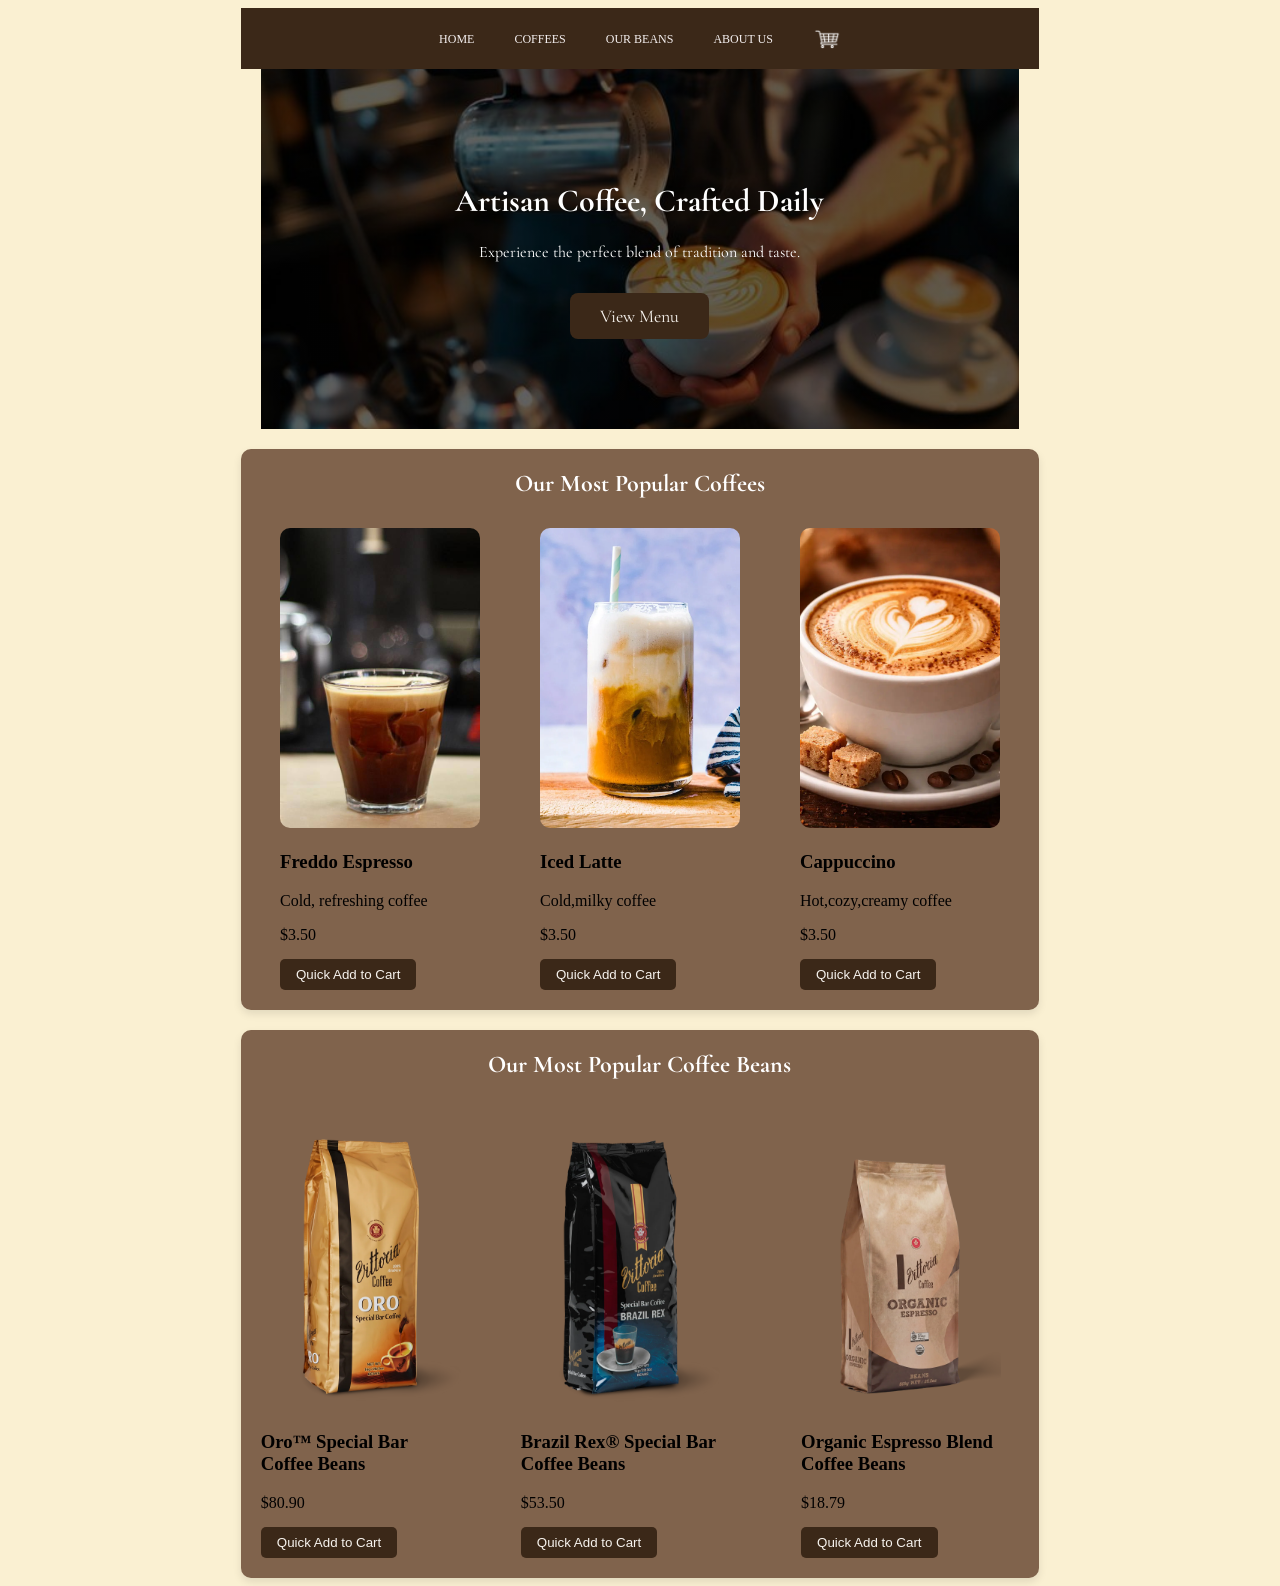
<file: src/main/resources/static/index.html>
<!DOCTYPE html>
<link rel="preconnect" href="https://fonts.googleapis.com">
<link rel="preconnect" href="https://fonts.gstatic.com" crossorigin>
<link href="https://fonts.googleapis.com/css2?family=Cormorant+Garamond:wght@500;600;700&display=swap" rel="stylesheet">


<body>
    
    <head>
        <meta charset="UTF-8">
        <meta name="viewport" content="width=device-width, initial-scale=1.0">
        <title>Bean and Brew</title>
        <link rel="stylesheet" href="Bean and Brew.css">
    </head>
    <!--MENU-->
    <nav id="nav1">
        <li><a href="/index.html">HOME</a></li>
        <li><a href="coffees.html">COFFEES</a></li>
        <li><a href="ourbeans.html">OUR BEANS</a></li>
        <li><a href="info.html">ABOUT US</a></li>
        
        <li>
            <a href="cart.html" class="cart-link">
                <img src="images/cart.jpg" alt="Cart" class="cart-icon">
            </a>
        </li>
    
    </nav>
    
    <header class="hero-section">
        <div class="hero-text">
            <h1>Artisan Coffee, Crafted Daily</h1>
            <p>Experience the perfect blend of tradition and taste.</p>
            <button onclick="window.location.href='coffees.html'" class="btn">View Menu</button>
        </div>
    </header>
    
    <section class="content-section">
        <h2>Our Most Popular Coffees</h2>
        <div class="products-container">
            <!--PROION ENA-->
            <div>
                <img src="images/freddo-espresso.jpg" alt="Freddo Espresso" class="product-image" id="freddo">
                <h3>Freddo Espresso</h3>
                <p>Cold, refreshing coffee</p>
                <span class="price">$3.50</span>
                <button class="add-to-cart" data-product="Freddo Espresso" data-price="3.50">Quick Add to Cart</button>
            </div>
            <!--PROION DYO-->
            <div>
                <img src="images/iced-latte.webp" alt="Iced Latte" class="product-image" id="iced-latte">
                <h3>Iced Latte</h3>
                <p>Cold,milky coffee</p>
                <span class="price">$3.50</span>
                <button class="add-to-cart" data-product="Iced Latte" data-price="3.50">Quick Add to Cart</button>
            </div>
            <!--PROION TRIA-->
            <div>
                <img src="images/cappucino.webp" alt="Cappuccino" class="product-image" id="cappuccino">
                <h3>Cappuccino</h3>
                <p>Hot,cozy,creamy coffee</p>
                <span class="price">$3.50</span>
                <button class="add-to-cart" data-product="Cappuccino" data-price="3.50">Quick Add to Cart</button>
            </div>
    </section>
    <!--KATW SEIRA-->
    <section class="content-section">
        <h2>Our Most Popular Coffee Beans</h2>
        <div class="products-container">
            <!--PROION TESSERA-->
            <div>
                <img src="images/beans/oro.webp" alt="Oro Coffee Beans" class="product-image" id="oro">
                <h3>Oro™ Special Bar Coffee Beans</h3>
                <span class="price">$80.90</span>
                <button class="add-to-cart" data-product="Oro™ Special Bar Coffee Beans" data-price="80.90">Quick Add to Cart</button>
            </div>
            <!--PROION PENTE-->
            <div>
                <img src="images/beans/rex.webp" alt="Rex Coffee Beans" class="product-image" id="rex">
                <h3>Brazil Rex® Special Bar Coffee Beans</h3>
                <span class="price">$53.50</span>
                <button class="add-to-cart" data-product="Brazil Rex® Special Bar Coffee Beans" data-price="53.50">Quick Add to Cart</button>
            </div>
            <!--PROION EXI-->
            <div>
                <img src="images/beans/organic.webp" alt="Organic Coffee Beans" class="product-image" id="organic">
                <h3>Organic Espresso Blend Coffee Beans</h3>
                <span class="price">$18.79</span>
                <button class="add-to-cart" data-product="Organic Espresso Blend Coffee Beans" data-price="18.79">Quick Add to Cart</button>
            </div>
            <!-- Μήνυμα επιβεβαίωσης αγοράς (Toast) -->
            <div id="cart-toast" class="toast">Το προϊόν προστέθηκε στο καλάθι!</div>
    
            <script src="JavaScript/script.js"></script>   
        </body>
</file>
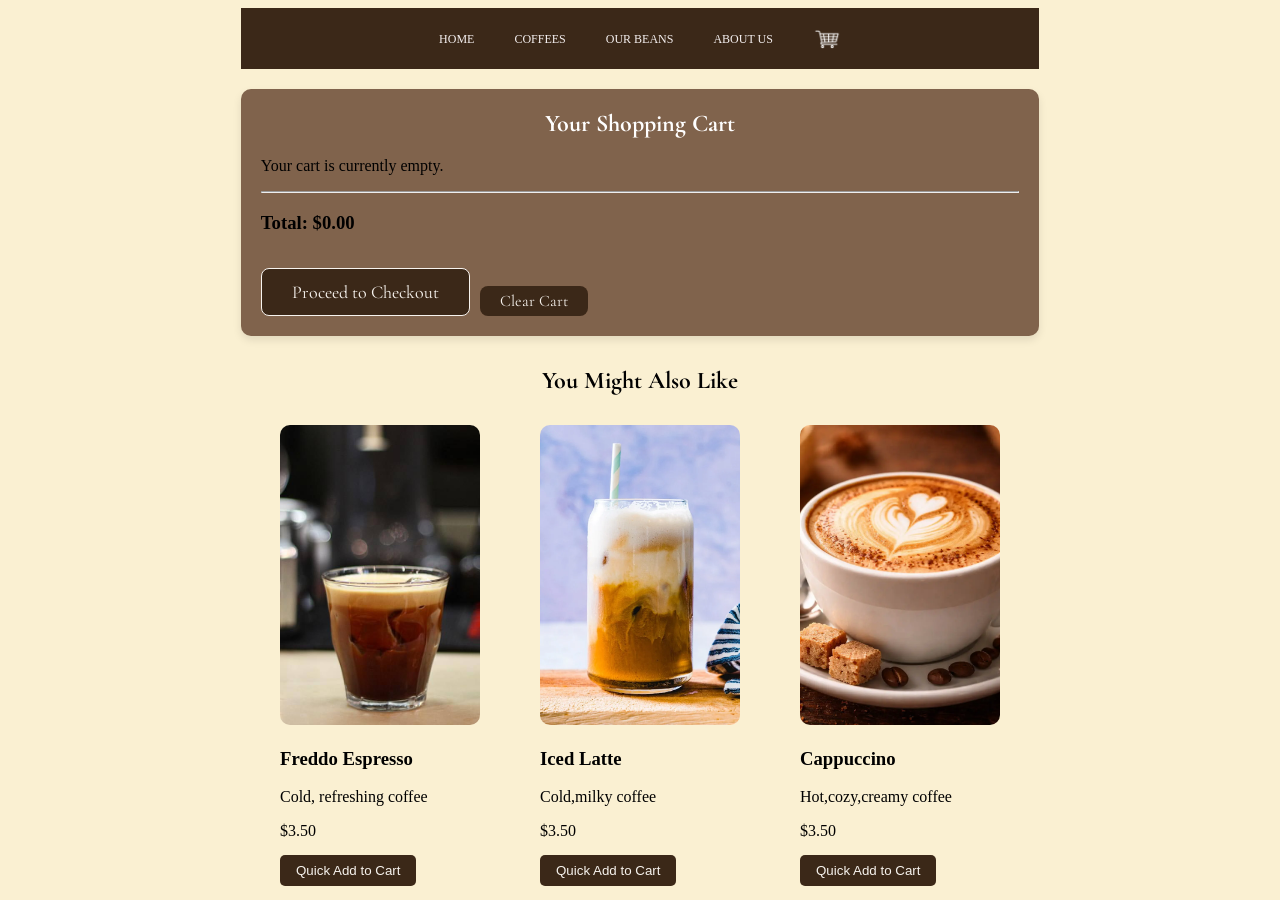
<file: src/main/resources/static/cart.html>
<!DOCTYPE html>
<html lang="en">
<head>
    <meta charset="UTF-8">
    <meta name="viewport" content="width=device-width, initial-scale=1.0">
    <title>Shopping Cart - Bean and Brew</title>
    
    <!-- Google Fonts -->
    <link rel="preconnect" href="https://fonts.googleapis.com">
    <link rel="preconnect" href="https://fonts.gstatic.com" crossorigin>
    <link href="https://fonts.googleapis.com/css2?family=Cormorant+Garamond:wght@500;600;700&display=swap" rel="stylesheet">
    
    <!-- Σύνδεση με το CSS -->
    <link rel="stylesheet" href="Bean and Brew.css">
</head>
<body>
    
    <!-- Κεντρικό Μενού -->
    <nav id="nav1">
        <li><a href="/index.html">HOME</a></li>
        <li><a href="coffees.html">COFFEES</a></li>
        <li><a href="ourbeans.html">OUR BEANS</a></li>
        <li><a href="info.html">ABOUT US</a></li>
        <li>
            <a href="cart.html" class="cart-link">
                <img src="images/cart.jpg" alt="Cart" class="cart-icon">
            </a>
        </li>
    </nav>

    <!-- Ενότητα: Καλάθι -->
    <section class="content-section">
        <h2>Your Shopping Cart</h2>
        
        <!-- Εδώ θα μπαίνουν τα προϊόντα μέσω JavaScript -->
        <div id="cart-items-container">
            
            <!-- ΔΕΙΓΜΑ ΠΡΟΪΟΝΤΟΣ (Θα το παράγεις με JS μετά) -->
            <div class="cart-item">
                <input type="number">
            </div>
            <!-- ΤΕΛΟΣ ΔΕΙΓΜΑΤΟΣ -->

        </div>

        <hr class="cart-divider">

        <!-- Σύνολο και Κουμπί Αγοράς -->
        <div class="cart-summary">
            <h3>Total: <span id="cart-total">$3.50</span></h3>
        </div>
        <div class="cart-actions">
            <button class="btn" id="checkout-btn">Proceed to Checkout</button>
            <button class="btn" id="clear-cart-btn">Clear Cart</button>
        </div>
        <!-- Μήνυμα για άδειο καλάθι (Κρυφό στην αρχή) -->
        <p id="empty-cart-msg" style="text-align: center; color: white; display: none;">Your cart is currently empty.</p>
    </section>
    <section class="Suggestions">
        <h2 style="color: black; margin-top: 30px;">You Might Also Like</h2>
        <div class="products-container">
            <!--PROION ENA-->
            <div>
                <img src="images/freddo-espresso.jpg" alt="Freddo Espresso" class="product-image" id="freddo">
                <h3>Freddo Espresso</h3>
                <p>Cold, refreshing coffee</p>
                <span class="price">$3.50</span>
                <button class="add-to-cart" data-product="Freddo Espresso" data-price="3.50">Quick Add to Cart</button>
            </div>
            <!--PROION DYO-->
            <div>
                <img src="images/iced-latte.webp" alt="Iced Latte" class="product-image" id="iced-latte">
                <h3>Iced Latte</h3>
                <p>Cold,milky coffee</p>
                <span class="price">$3.50</span>
                <button class="add-to-cart" data-product="Iced Latte" data-price="3.50">Quick Add to Cart</button>
            </div>
            <!--PROION TRIA-->
            <div>
                <img src="images/cappucino.webp" alt="Cappuccino" class="product-image" id="cappuccino">
                <h3>Cappuccino</h3>
                <p>Hot,cozy,creamy coffee</p>
                <span class="price">$3.50</span>
                <button class="add-to-cart" data-product="Cappuccino" data-price="3.50">Quick Add to Cart</button>
            </div>
        </div>
    </section>
    <!-- Σύνδεση με το αρχείο JS (Το βάζουμε πάντα στο τέλος του body) -->
        <script src="JavaScript/script.js"></script>
        <script src="JavaScript/cart.js"></script>
</body>
</html>
</file>
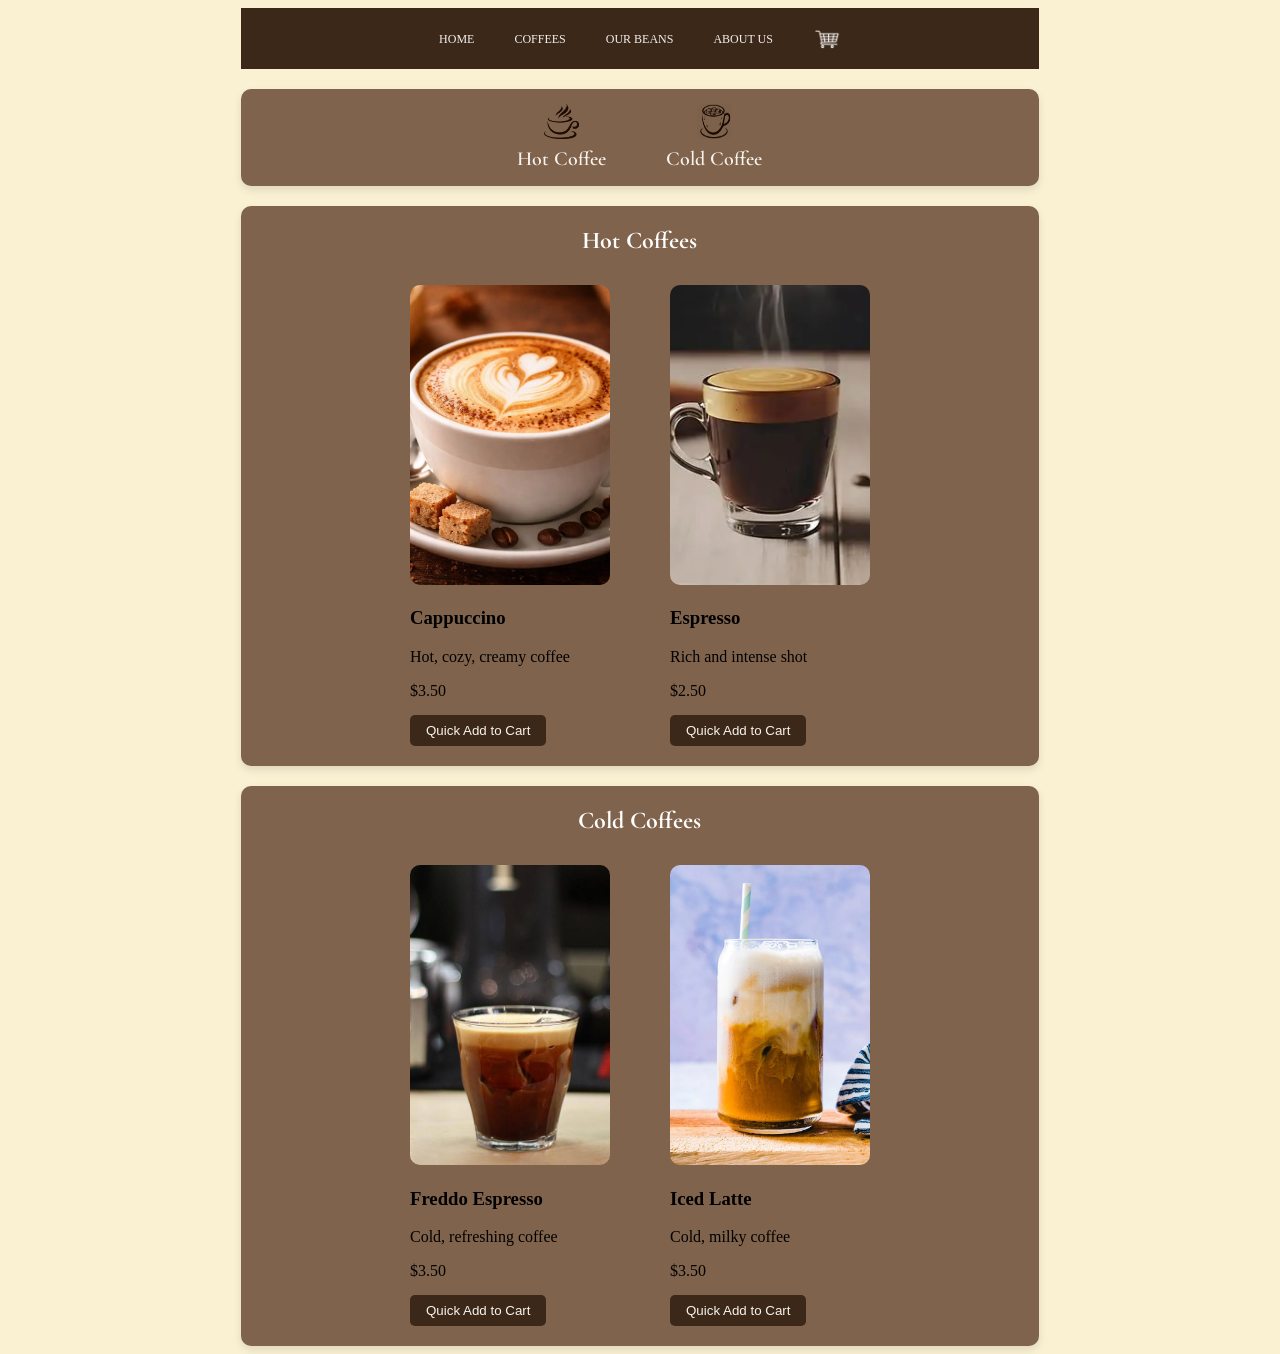
<file: src/main/resources/static/coffees.html>
<!DOCTYPE html>
<html lang="en">
<head>
    <meta charset="UTF-8">
    <meta name="viewport" content="width=device-width, initial-scale=1.0">
    <title>Coffees - Bean and Brew</title>
    
    <!-- Google Fonts -->
    <link rel="preconnect" href="https://fonts.googleapis.com">
    <link rel="preconnect" href="https://fonts.gstatic.com" crossorigin>
    <link href="https://fonts.googleapis.com/css2?family=Cormorant+Garamond:wght@500;600;700&display=swap" rel="stylesheet">
    
    <!-- Σύνδεση με το CSS -->
    <link rel="stylesheet" href="Bean and Brew.css">
</head>
<body>
    
    <!-- Κεντρικό Μενού (nav1) -->
    <nav id="nav1">
        <li><a href="/index.html">HOME</a></li>
        <li><a href="coffees.html">COFFEES</a></li>
        <li><a href="ourbeans.html">OUR BEANS</a></li>
        <li><a href="info.html">ABOUT US</a></li>
        <li>
            <a href="cart.html" class="cart-link">
                <img src="images/cart.jpg" alt="Cart" class="cart-icon">
            </a>
        </li>
    </nav>

    <!-- Υπομενού Κατηγοριών (nav2) -->
    <div class="submenu-container">
        <ul id="nav2">
            <li>
                <a href="#hot-coffees">
                    <img src="images/hot coffee.webp" alt="Hot Coffee" class="category-icon">    
                    <span>Hot Coffee</span>
                </a>
            </li>
            <li>
                <a href="#cold-coffees">
                    <img src="images/cold-coffee.jpg" alt="Cold Coffee" class="category-icon">    
                    <span>Cold Coffee</span>
                </a>
            </li>
        </ul>
    </div>

    <!-- Ενότητα: Ζεστοί Καφέδες -->
    <section class="content-section" id="hot-coffees">
        <h2>Hot Coffees</h2>
        <div class="products-container">
            
            <div class="product-card">
                <img src="images/cappucino.webp" alt="Cappuccino" class="product-image">
                <h3>Cappuccino</h3>
                <p>Hot, cozy, creamy coffee</p>
                <span class="price">$3.50</span>
                <br>
                <button class="add-to-cart">Quick Add to Cart</button>
            </div>

            <div class="product-card">
                <img src="images/espresso.webp" alt="Espresso" class="product-image">
                <h3>Espresso</h3>
                <p>Rich and intense shot</p>
                <span class="price">$2.50</span>
                <br>
                <button class="add-to-cart">Quick Add to Cart</button>
            </div>

        </div>
    </section>

    <!-- Ενότητα: Κρύοι Καφέδες -->
    <section class="content-section" id="cold-coffees">
        <h2>Cold Coffees</h2>
        <div class="products-container">
            
            <div class="product-card">
                <img src="images/freddo-espresso.jpg" alt="Freddo Espresso" class="product-image">
                <h3>Freddo Espresso</h3>
                <p>Cold, refreshing coffee</p>
                <span class="price">$3.50</span>
                <br>
                <button class="add-to-cart">Quick Add to Cart</button>
            </div>

            <div class="product-card">
                <img src="images/iced-latte.webp" alt="Iced Latte" class="product-image">
                <h3>Iced Latte</h3>
                <p>Cold, milky coffee</p>
                <span class="price">$3.50</span>
                <br>
                <button class="add-to-cart">Quick Add to Cart</button>
            </div>

        </div>
    </section>
            <script src="JavaScript/script.js"></script>   
            <script src="JavaScript/cart.js"></script>
            <!-- Μήνυμα επιβεβαίωσης αγοράς (Toast) -->
            <div id="cart-toast" class="toast">Το προϊόν προστέθηκε στο καλάθι!</div>
</body>
</html>
</file>
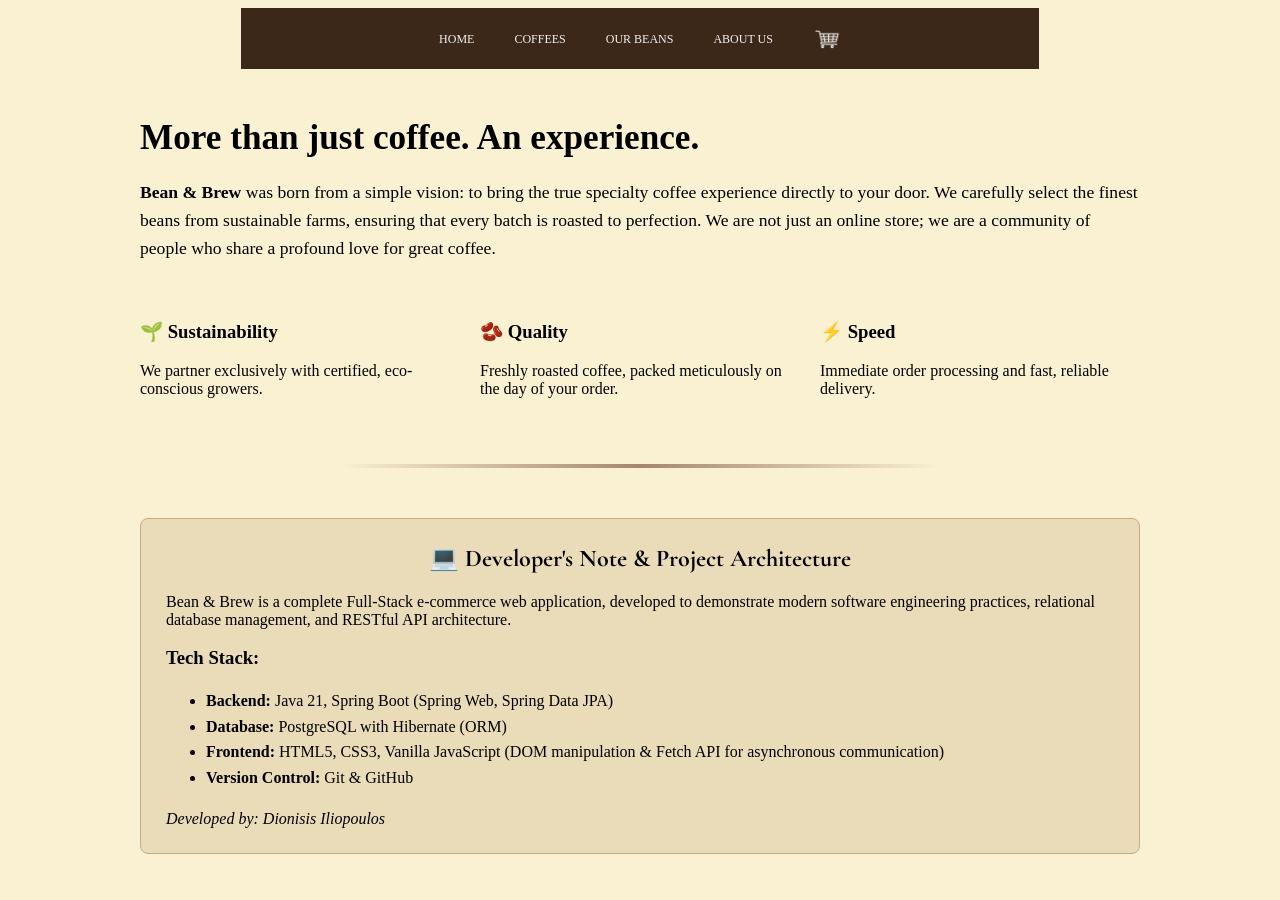
<file: src/main/resources/static/info.html>
<!DOCTYPE html>
<link rel="preconnect" href="https://fonts.googleapis.com">
<link rel="preconnect" href="https://fonts.gstatic.com" crossorigin>
<link href="https://fonts.googleapis.com/css2?family=Cormorant+Garamond:wght@500;600;700&display=swap" rel="stylesheet">


<body>
    
    <head>
        <meta charset="UTF-8">
        <meta name="viewport" content="width=device-width, initial-scale=1.0">
        <title>Bean and Brew</title>
        <link rel="stylesheet" href="Bean and Brew.css">
    </head>
    <!--MENU-->
     <nav id="nav1">
        <li><a href="/index.html">HOME</a></li>
        <li><a href="coffees.html">COFFEES</a></li>
        <li><a href="ourbeans.html">OUR BEANS</a></li>
        <li><a href="info.html">ABOUT US</a></li>
        
        <li>
            <a href="cart.html" class="cart-link">
                <img src="images/cart.jpg" alt="Cart" class="cart-icon">
            </a>
        </li>
    
    </nav>
<main class="about-container" style="max-width: 1000px; margin: 0 auto; padding: 20px;">
    <!-- Commercial Section -->
    <section class="brand-story" style="background-color: transparent;">
        <h1 style="font-size: 2.2em; margin-bottom: 20px;">More than just coffee. An experience.</h1>
        <p style="font-size: 1.1em; line-height: 1.6;"><strong>Bean & Brew</strong> was born from a simple vision: to bring the true specialty coffee experience directly to your door. We carefully select the finest beans from sustainable farms, ensuring that every batch is roasted to perfection. We are not just an online store; we are a community of people who share a profound love for great coffee.</p>
        
        <div class="values" style="display: flex; justify-content: space-between; gap: 20px; margin-top: 40px;">
            <div class="value-item" style="flex: 1;">
                <h3>🌱 Sustainability</h3>
                <p>We partner exclusively with certified, eco-conscious growers.</p>
            </div>
            <div class="value-item" style="flex: 1;">
                <h3>🫘 Quality</h3>
                <p>Freshly roasted coffee, packed meticulously on the day of your order.</p>
            </div>
            <div class="value-item" style="flex: 1;">
                <h3>⚡ Speed</h3>
                <p>Immediate order processing and fast, reliable delivery.</p>
            </div>
        </div>
    </section>

<hr style="margin: 50px auto; width: 60%; height: 4px; border: none; background: radial-gradient(circle, #8f6d53 0%, rgba(143, 109, 83, 0) 100%); opacity: 0.8;">
    
    <!-- Technical Section for Portfolio -->
    <section class="developer-note" style="background-color: #ebdcb9; border: 1px solid #c8ab83; padding: 25px; border-radius: 8px;">
        <h2 style="color: black; margin-top: 0;">💻 Developer's Note & Project Architecture</h2>
        <p>Bean & Brew is a complete Full-Stack e-commerce web application, developed to demonstrate modern software engineering practices, relational database management, and RESTful API architecture.</p>
        
        <h3>Tech Stack:</h3>
        <ul style="line-height: 1.6;">
            <li><strong>Backend:</strong> Java 21, Spring Boot (Spring Web, Spring Data JPA)</li>
            <li><strong>Database:</strong> PostgreSQL with Hibernate (ORM)</li>
            <li><strong>Frontend:</strong> HTML5, CSS3, Vanilla JavaScript (DOM manipulation & Fetch API for asynchronous communication)</li>
            <li><strong>Version Control:</strong> Git & GitHub</li>
        </ul>
        
        <p style="margin-bottom: 0; margin-top: 20px;"><em>Developed by: Dionisis Iliopoulos</em></p>
    </section>
</main>
</body>
</file>
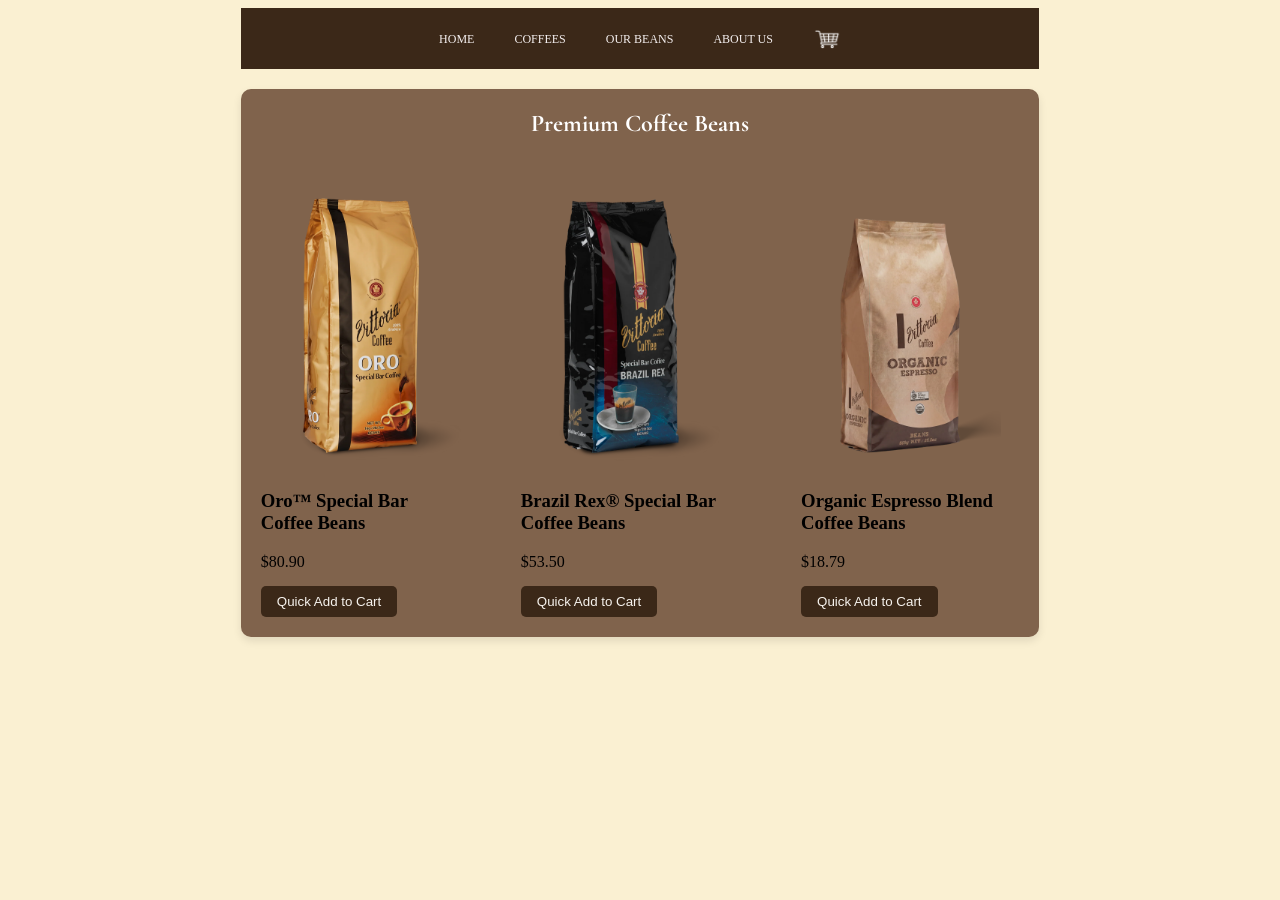
<file: src/main/resources/static/ourbeans.html>
<!DOCTYPE html>
<html lang="en">
<head>
    <meta charset="UTF-8">
    <meta name="viewport" content="width=device-width, initial-scale=1.0">
    <title>Our Beans - Bean and Brew</title>
    
    <!-- Google Fonts -->
    <link rel="preconnect" href="https://fonts.googleapis.com">
    <link rel="preconnect" href="https://fonts.gstatic.com" crossorigin>
    <link href="https://fonts.googleapis.com/css2?family=Cormorant+Garamond:wght@500;600;700&display=swap" rel="stylesheet">
    
    <!-- Σύνδεση με το CSS -->
    <link rel="stylesheet" href="Bean and Brew.css">
</head>
<body>
    
    <!-- Κεντρικό Μενού (nav1) -->
    <nav id="nav1">
        <li><a href="/index.html">HOME</a></li>
        <li><a href="coffees.html">COFFEES</a></li>
        <li><a href="ourbeans.html">OUR BEANS</a></li>
        <li><a href="info.html">ABOUT US</a></li>

        <li>
            <a href="cart.html" class="cart-link">
                <img src="images/cart.jpg" alt="Cart" class="cart-icon">
            </a>
        </li>
    </nav>

    <!-- Ενότητα: Κόκκοι Καφέ (Our Beans) -->
    <section class="content-section">
        <h2>Premium Coffee Beans</h2>
        
        <!-- Κοντέινερ για τα προϊόντα -->
        <div class="products-container">
            
            <!-- ΠΡΟΪΟΝ 1 -->
            <div>
                <img src="images/beans/oro.webp" alt="Oro Coffee Beans" class="product-image" id="oro">
                <h3>Oro™ Special Bar Coffee Beans</h3>
                <span class="price">$80.90</span>
                <button class="add-to-cart" data-product="Oro™ Special Bar Coffee Beans" data-price="80.90">Quick Add to Cart</button>
            </div>
            
            <!-- ΠΡΟΪΟΝ 2 -->
            <div>
                <img src="images/beans/rex.webp" alt="Rex Coffee Beans" class="product-image" id="rex">
                <h3>Brazil Rex® Special Bar Coffee Beans</h3>
                <span class="price">$53.50</span>
                <button class="add-to-cart" data-product="Brazil Rex® Special Bar Coffee Beans" data-price="53.50">Quick Add to Cart</button>
            </div>
            
            <!-- ΠΡΟΪΟΝ 3 -->
            <div>
                <img src="images/beans/organic.webp" alt="Organic Coffee Beans" class="product-image" id="organic">
                <h3>Organic Espresso Blend Coffee Beans</h3>
                <span class="price">$18.79</span>
                <button class="add-to-cart" data-product="Organic Espresso Blend Coffee Beans" data-price="18.79">Quick Add to Cart</button>
            </div>

        </div>
    </section>
            <script src="JavaScript/script.js"></script>  
            <script src="JavaScript/cart.js"></script>
             <!-- Μήνυμα επιβεβαίωσης αγοράς (Toast) -->
            <div id="cart-toast" class="toast">Το προϊόν προστέθηκε στο καλάθι!</div> 
</body>
</html>
</file>
<file: src/main/resources/static/Bean and Brew.css>
body{
    background-color: rgb(250, 240, 210);
}
nav{
   display: flex;
    justify-content: center;
    align-items: center;
    gap: 40px;
    padding: 20px;
    background-color: #3b2818;
    list-style: none;
    width: 60%; /* Πρέπει να είναι ίδιο με το width του nav για να στοιχίζονται */
    margin: 0 auto;

}
.hero-section {
    width: 60%; /* Πρέπει να είναι ίδιο με το width του nav για να στοιχίζονται */
    margin: 0 auto;
    margin-top: 0.59px;
    height: 40vh; /* Πιάνει το 70% του ύψους της οθόνης */
    
    /* Εδώ βάζουμε τη φωτογραφία ΚΑΙ ένα μαύρο ημιδιάφανο φίλτρο από πάνω της */
    background: linear-gradient(rgba(0, 0, 0, 0.4), rgba(0, 0, 0, 0.4)), url('images/menu-back2.jpg');
    background-size: cover; /* Κάνει τη φωτογραφία να χωράει μέσα στο div χωρίς να κόβεται */
    background-position: center;
    background-repeat: no-repeat;
    
    /* Κεντράρουμε τον τίτλο πάνω στη φωτογραφία */
    display: flex;
    justify-content: center;
    align-items: center;
    & .hero-text {
        text-align: center;
        color: #fff;
        font-family: 'Cormorant Garamond', serif;
        margin-top: 0px;

    }
}
.content-section {
    width: 60%; /* Πρέπει να είναι ίδιο με το width του nav για να στοιχίζονται */
    margin: 0 auto;
    margin-top: 20px;
    padding: 20px;
    background-color: #80634c;
    border-radius: 10px;
    box-shadow: 0 4px 8px rgba(0, 0, 0, 0.1);
}
.cart-link{
    margin-left: auto; /* Σπρώχνει το εικονίδιο του καλαθιού δεξιά */
}
.cart-icon {
    width: 28px; /* Μικρότερο μέγεθος για το εικονίδιο του καλαθιού */
    height: auto;
    vertical-align: middle; /* Κεντράρει το εικονίδιο με το κείμενο */
    filter: invert(100%); /* Κάνει το εικονίδιο λευκό για να φαίνεται στο σκούρο φόντο */
    mix-blend-mode: screen; /* Εξασφαλίζει ότι το εικονίδιο θα φαίνεται καλά σε διαφορετικά φόντα */
}
/* Βάζει τις εικόνες δίπλα-δίπλα και δημιουργεί απόσταση (gap) */
.products-container {
    display: flex;
    justify-content: center; /* Τις φέρνει στο κέντρο */
    gap: 60px;               /* Η απόσταση μεταξύ των καφέδων - άλλαξέ το αν θες πιο πολύ χώρο */
    margin-top: 30px;        /* Κενό από τον τίτλο */
}
#nav1 a{
    color: rgb(244, 239, 239);
    text-decoration:none;
    font-size: 12px;
}
.product-image {
    width: 200px;
    height: 300px;
    object-fit: cover;
    border-radius: 10px;
}
h2{
        font-family: 'Cormorant Garamond', serif;
        text-align: center;
        margin-top: 0;
        color: #ffffff;
    }

.btn {
    background-color: #3b2818; /* Το σκούρο καφέ του μενού πλοήγησης */
    color: #f7f3ee;
    padding: 12px 30px;
    font-size: 18px;
    font-family: 'Cormorant Garamond', serif; /* Ταιριάζει με τους τίτλους */
    border: none;
    border-radius: 8px;
    cursor: pointer; /* Εδώ μπαίνει το pointer! */
    transition: background-color 0.3s ease, transform 0.2s ease; /* Ομαλό εφέ */
    margin-top: 15px; /* Απόσταση από το κείμενο από πάνω του */
}

/* Στυλ για το καλάθι */
.cart-actions {
    display: flex;
    align-items: flex-end;       /* Τα κεντράρει απόλυτα στον κάθετο άξονα! */
    gap: 10px;                 /* Δημιουργεί ένα σταθερό κενό ανάμεσά τους */
    margin-top: 15px;
}
    #clear-cart-btn{
        padding: 5px 20px; /* Φυσιολογικό συμμετρικό padding */    /* Εξασφαλίζει ότι το κουμπί θα πάει τέρμα αριστερά */
        font-size: 16px;
        color: #f7f3ee; /* Το ανοιχτό χρώμα του κειμένου σου */
        border-radius: 8px;
        cursor: pointer;
        font-family: 'Cormorant Garamond', serif;
        transition: background-color 0.3s;
    }
#checkout-btn{
    border: 1px solid #f7f3ee; /* Ένα διακριτικό περίγραμμα αντί για γεμάτο φόντο */
}
/* Εφέ όταν περνάει το ποντίκι από πάνω */
.btn:hover {
    background-color: #80634c; /* Ανοίγει το χρώμα στο καφέ της κάρτας */
    transform: scale(1.05);    /* Μεγαλώνει ελάχιστα */
}
.add-to-cart {
   display: block;
    margin-top: 15px; /* Δημιουργεί μόνο κενό από την τιμή */
    margin-left: 0;   /* Εξασφαλίζει ότι το κουμπί θα πάει τέρμα αριστερά */

    /* Προαιρετικά: Στυλ για να ταιριάζει με τα υπόλοιπα χρώματα */
    background-color: #3b2818; 
    color: #f7f3ee;
    border: none;
    padding: 8px 16px;
    border-radius: 5px;
    cursor: pointer;
    transition: background-color 0.3s;
}

.add-to-cart:hover {
    background-color: #5a3d24; /* Αλλάζει ελαφρώς χρώμα όταν περνάει το ποντίκι */
}






/* --- ΣΤΥΛ ΓΙΑ ΤΟ ΥΠΟΜΕΝΟΥ (HOT / COLD COFFEE) --- */

.submenu-container {
    width: 60%;
    margin: 20px auto;
    background-color: #80634c; /* Ίδιο χρώμα με τις κάρτες των καφέδων */
    border-radius: 10px;
    padding: 15px 20px;
    box-shadow: 0 4px 8px rgba(0, 0, 0, 0.1);
}

#nav2 {
    display: flex;
    justify-content: center;
    gap: 60px;
    list-style: none;
    padding: 0;
    margin: 0;
}

#nav2 a {
    display: flex;
    flex-direction: column;
    align-items: center;
    text-decoration: none;
    color: #f7f3ee;
    font-family: 'Cormorant Garamond', serif;
    font-size: 20px;
    font-weight: 600;
    transition: transform 0.2s ease, color 0.2s ease;
}

#nav2 a:hover {
    transform: scale(1.05); /* Μεγαλώνει ελαφρώς όταν περνάς το ποντίκι */
    color: #d1bfae;         /* Αλλάζει ελαφρώς χρώμα το κείμενο */
}

.category-icon {
    width: 35px;
    height: 35px;
    margin-bottom: 8px;
    border-radius: 5px;
    mix-blend-mode: multiply; /* Βοηθάει αν η εικόνα έχει λευκό φόντο */
}




.remove-btn {
    background-color: #80634c;
    color: white;
    border: none;
    padding: 6px 12px;
    border-radius: 4px;
    cursor: pointer;
    margin-left: 20px;
    font-weight: bold;
    transition: background-color 0.2s;
}

.remove-btn:hover {
    background-color: #3b2818;
}

/* --- ΣΤΥΛ ΓΙΑ ΤΟ ΜΗΝΥΜΑ ΕΠΙΒΕΒΑΙΩΣΗΣ (TOAST) --- */
.toast {
    visibility: hidden;
    min-width: 250px;
    background-color: #4CAF50; /* Πράσινο χρώμα για επιτυχία */
    color: white;
    text-align: center;
    border-radius: 8px;
    padding: 16px;
    font-family: 'Cormorant Garamond', serif;
    font-size: 18px;
    
    /* Σταθερή θέση κάτω δεξιά */
    position: fixed;
    z-index: 1000;
    bottom: 20px;
    right: 20px;
    
    box-shadow: 0 4px 8px rgba(0,0,0,0.2);
    
    /* Για το εφέ εμφάνισης/εξαφάνισης */
    opacity: 0;
    transition: opacity 0.4s, bottom 0.4s;
}

/* Η κλάση που θα προσθέτει η Javascript για να το εμφανίσει */
.toast.show {
    visibility: visible;
    opacity: 1;
    bottom: 40px; /* Ανασηκώνεται ελαφρώς προς τα πάνω */
}
</file>
